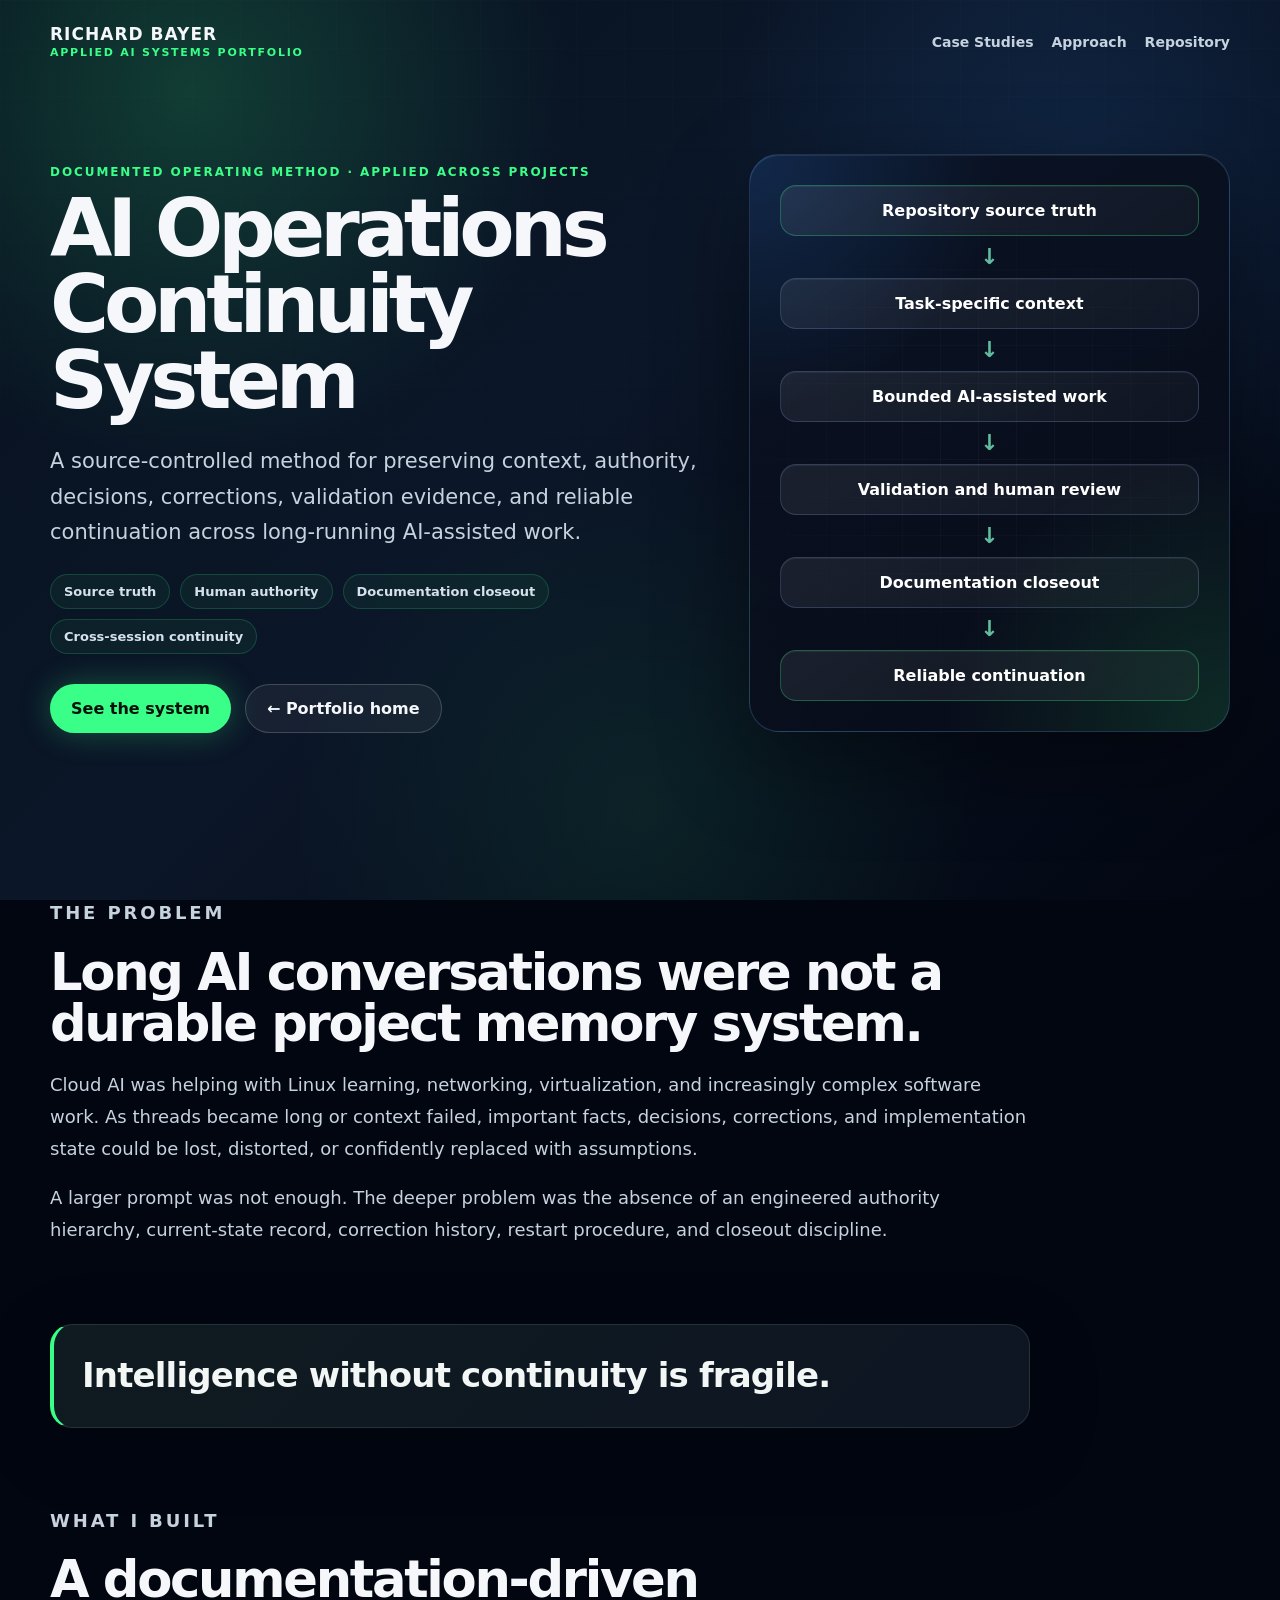
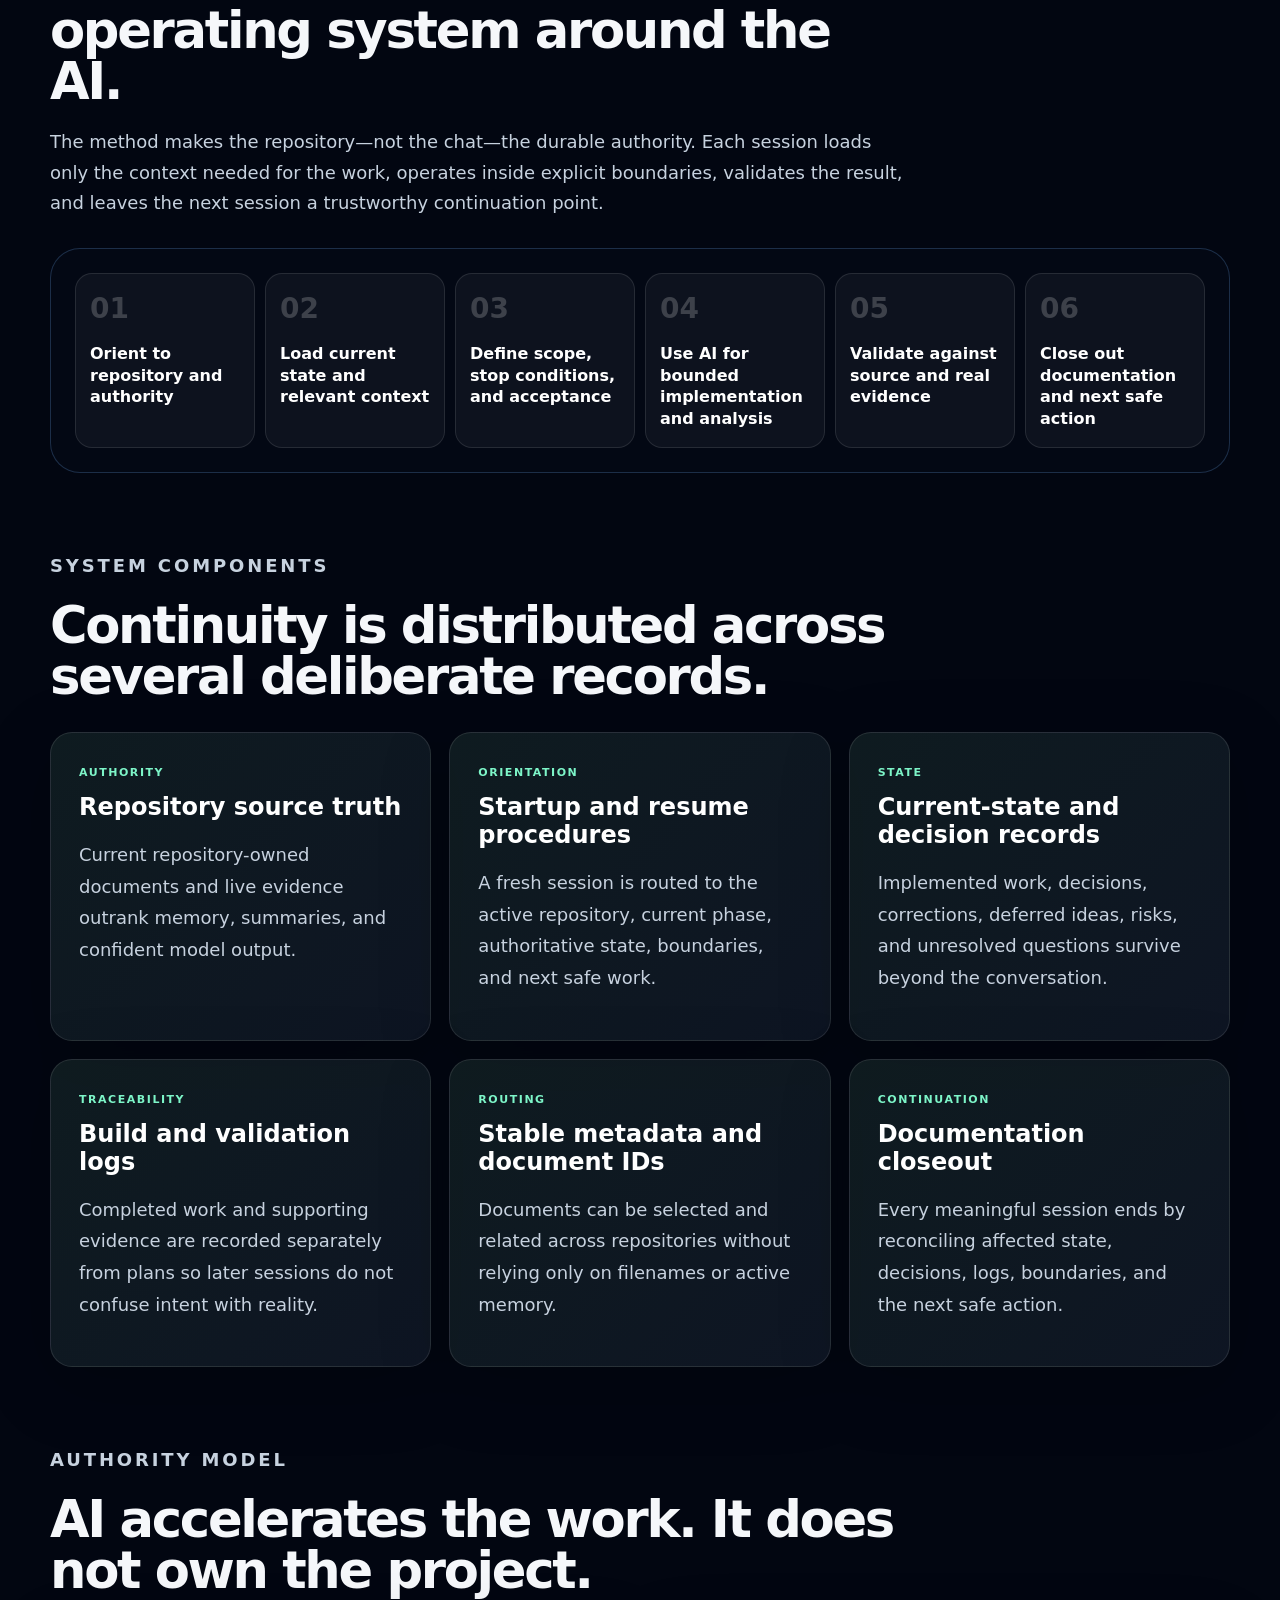
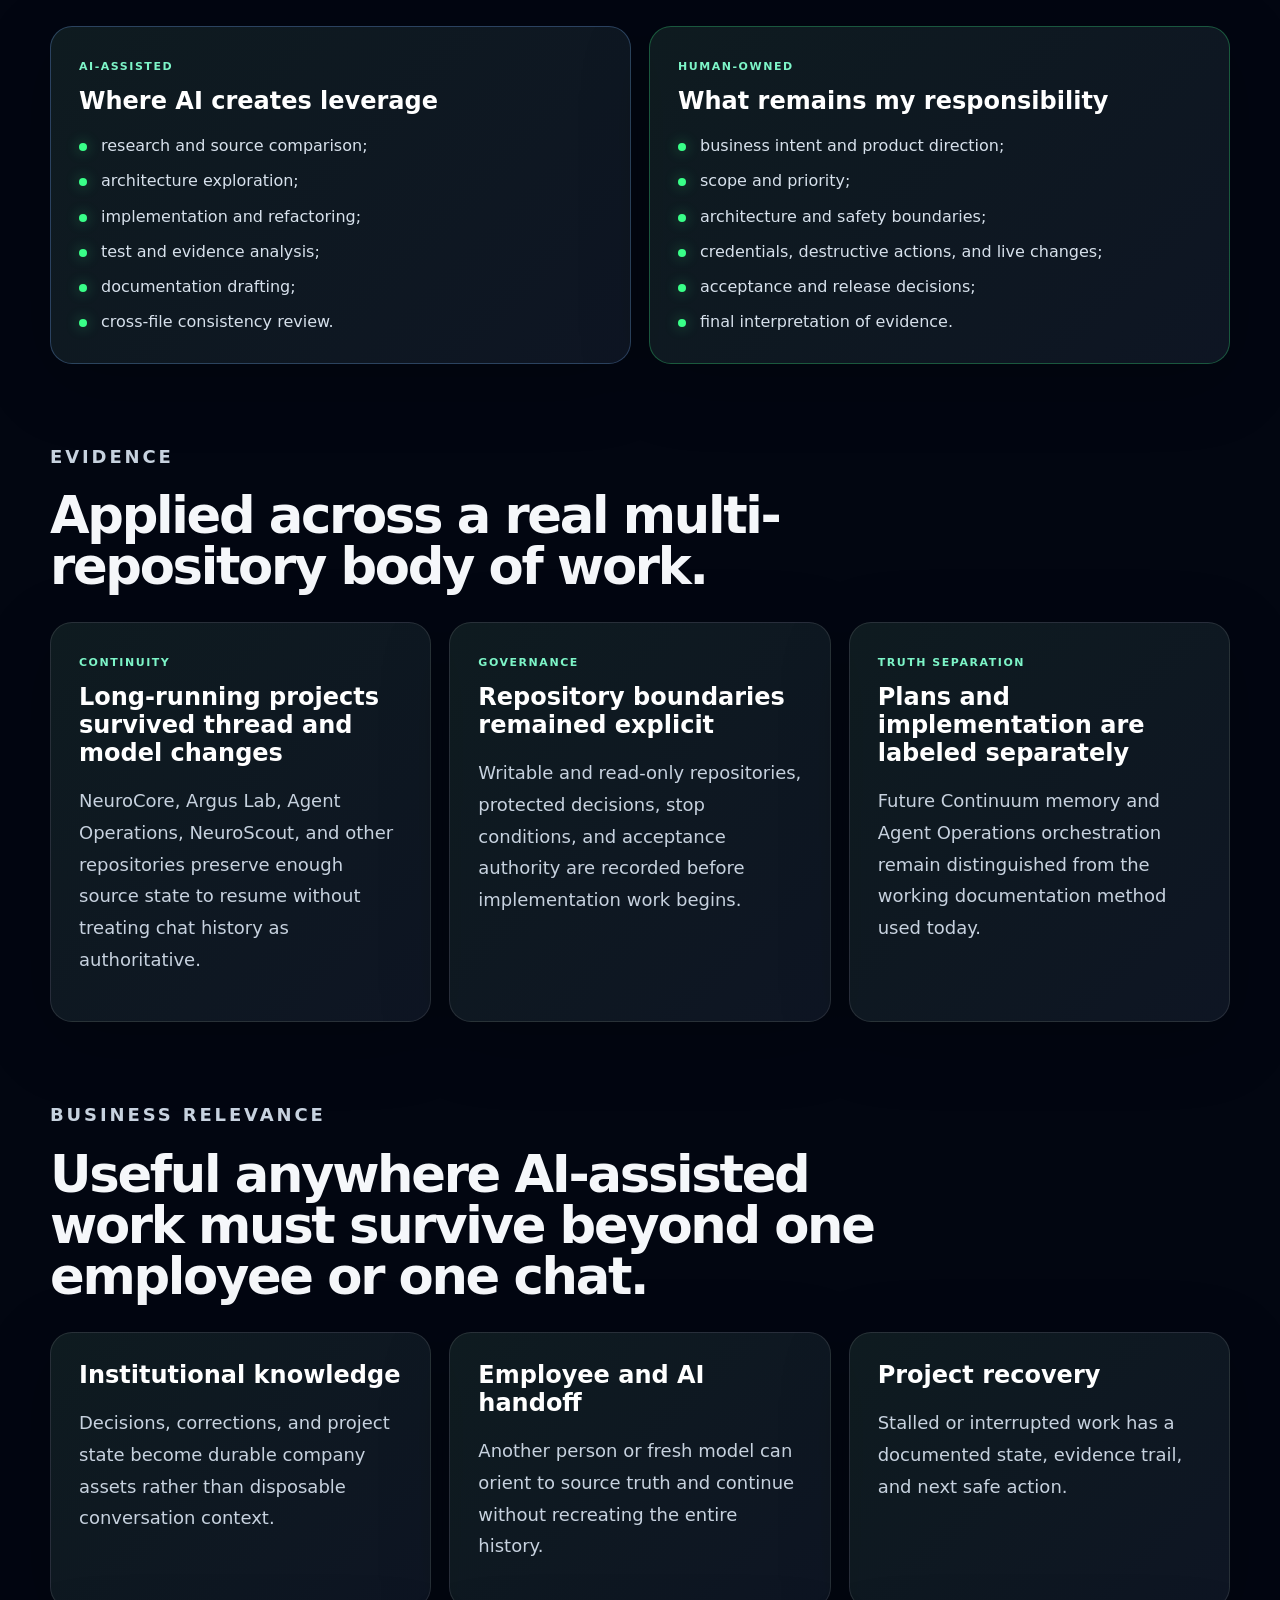
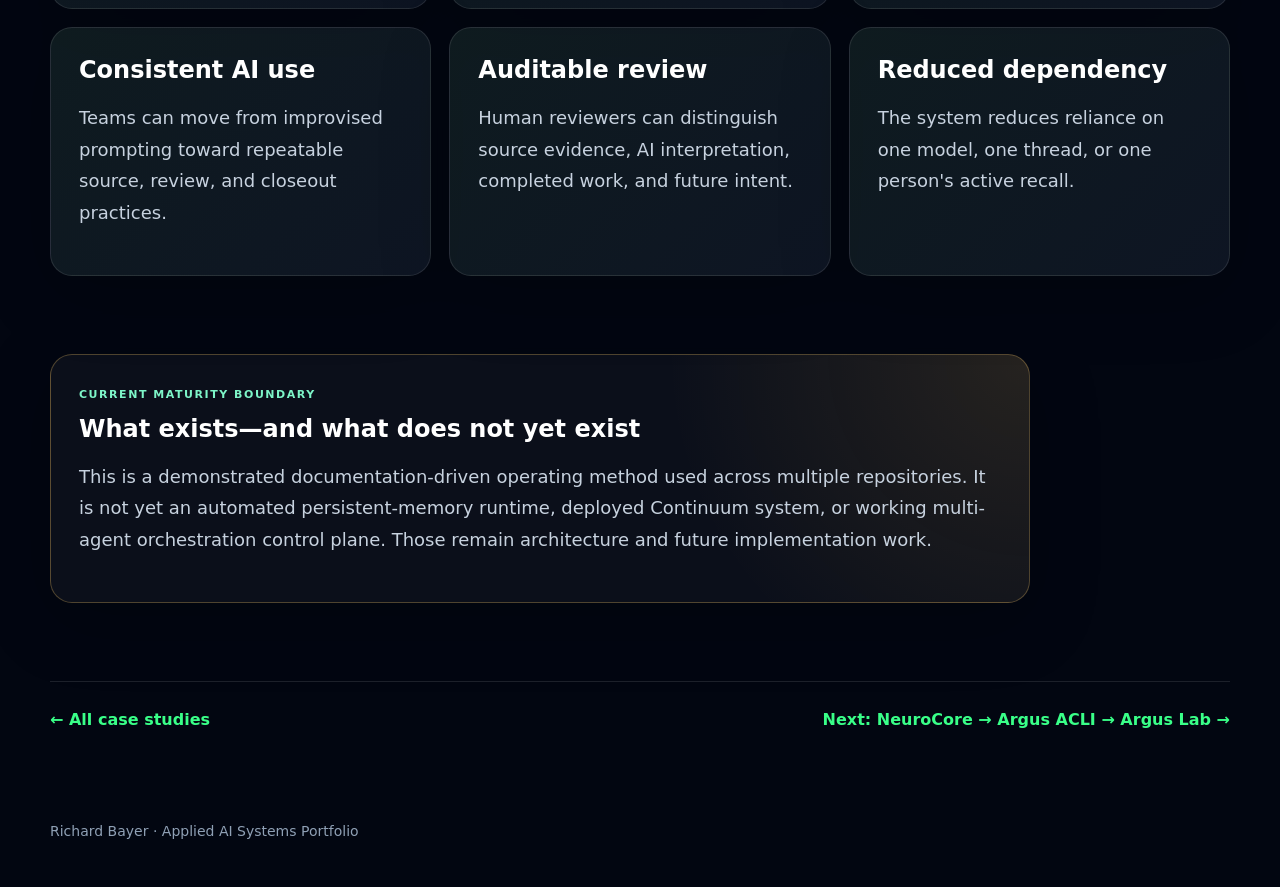
<file: case-studies/ai-operations/index.html>
<!DOCTYPE html>
<html lang="en">
<head>
  <meta charset="UTF-8" />
  <meta name="viewport" content="width=device-width, initial-scale=1.0" />
  <meta name="description" content="Case study: Richard Bayer's source-controlled AI Operations continuity system for long-running AI-assisted work." />
  <title>AI Operations Continuity | Richard Bayer</title>
  <link rel="stylesheet" href="../../styles.css" />
</head>
<body class="case-page">
  <div class="site-bg"></div>

  <header class="site-header">
    <a class="identity" href="../../index.html" aria-label="Richard Bayer portfolio home">
      <strong>RICHARD BAYER</strong>
      <span>Applied AI Systems Portfolio</span>
    </a>
    <nav class="site-nav" aria-label="Case study navigation">
      <a href="../../index.html#case-studies">Case Studies</a>
      <a href="../../index.html#approach">Approach</a>
      <a href="../../README.md">Repository</a>
    </nav>
  </header>

  <main>
    <section class="hero case-hero">
      <div>
        <p class="eyebrow">Documented operating method · Applied across projects</p>
        <h1>AI Operations Continuity System</h1>
        <p class="subtitle">
          A source-controlled method for preserving context, authority, decisions, corrections,
          validation evidence, and reliable continuation across long-running AI-assisted work.
        </p>
        <div class="case-summary-strip">
          <span>Source truth</span>
          <span>Human authority</span>
          <span>Documentation closeout</span>
          <span>Cross-session continuity</span>
        </div>
        <div class="hero-actions">
          <a class="button primary" href="#system">See the system</a>
          <a class="button secondary" href="../../index.html">← Portfolio home</a>
        </div>
      </div>

      <aside class="architecture-stage" aria-label="AI Operations continuity flow">
        <div class="flow-stack">
          <div class="flow-node source">Repository source truth</div>
          <div class="flow-arrow">↓</div>
          <div class="flow-node">Task-specific context</div>
          <div class="flow-arrow">↓</div>
          <div class="flow-node">Bounded AI-assisted work</div>
          <div class="flow-arrow">↓</div>
          <div class="flow-node">Validation and human review</div>
          <div class="flow-arrow">↓</div>
          <div class="flow-node">Documentation closeout</div>
          <div class="flow-arrow">↓</div>
          <div class="flow-node human">Reliable continuation</div>
        </div>
      </aside>
    </section>

    <section class="case-section">
      <p class="eyebrow">The problem</p>
      <h2>Long AI conversations were not a durable project memory system.</h2>
      <p>
        Cloud AI was helping with Linux learning, networking, virtualization, and increasingly complex software work.
        As threads became long or context failed, important facts, decisions, corrections, and implementation state could
        be lost, distorted, or confidently replaced with assumptions.
      </p>
      <p>
        A larger prompt was not enough. The deeper problem was the absence of an engineered authority hierarchy,
        current-state record, correction history, restart procedure, and closeout discipline.
      </p>
    </section>

    <section class="case-section">
      <div class="quote-panel">
        <p>Intelligence without continuity is fragile.</p>
      </div>
    </section>

    <section id="system" class="case-section wide">
      <div class="section-heading">
        <p class="eyebrow">What I built</p>
        <h2>A documentation-driven operating system around the AI.</h2>
        <p>
          The method makes the repository—not the chat—the durable authority. Each session loads only the context needed
          for the work, operates inside explicit boundaries, validates the result, and leaves the next session a trustworthy continuation point.
        </p>
      </div>

      <div class="workflow-rail" aria-label="AI Operations workflow stages">
        <article class="workflow-step"><span>01</span><strong>Orient to repository and authority</strong></article>
        <article class="workflow-step"><span>02</span><strong>Load current state and relevant context</strong></article>
        <article class="workflow-step"><span>03</span><strong>Define scope, stop conditions, and acceptance</strong></article>
        <article class="workflow-step"><span>04</span><strong>Use AI for bounded implementation and analysis</strong></article>
        <article class="workflow-step"><span>05</span><strong>Validate against source and real evidence</strong></article>
        <article class="workflow-step"><span>06</span><strong>Close out documentation and next safe action</strong></article>
      </div>
    </section>

    <section class="case-section wide">
      <div class="section-heading">
        <p class="eyebrow">System components</p>
        <h2>Continuity is distributed across several deliberate records.</h2>
      </div>

      <div class="case-section-grid">
        <article class="evidence-card">
          <span class="card-kicker">Authority</span>
          <h3>Repository source truth</h3>
          <p>Current repository-owned documents and live evidence outrank memory, summaries, and confident model output.</p>
        </article>
        <article class="evidence-card">
          <span class="card-kicker">Orientation</span>
          <h3>Startup and resume procedures</h3>
          <p>A fresh session is routed to the active repository, current phase, authoritative state, boundaries, and next safe work.</p>
        </article>
        <article class="evidence-card">
          <span class="card-kicker">State</span>
          <h3>Current-state and decision records</h3>
          <p>Implemented work, decisions, corrections, deferred ideas, risks, and unresolved questions survive beyond the conversation.</p>
        </article>
        <article class="evidence-card">
          <span class="card-kicker">Traceability</span>
          <h3>Build and validation logs</h3>
          <p>Completed work and supporting evidence are recorded separately from plans so later sessions do not confuse intent with reality.</p>
        </article>
        <article class="evidence-card">
          <span class="card-kicker">Routing</span>
          <h3>Stable metadata and document IDs</h3>
          <p>Documents can be selected and related across repositories without relying only on filenames or active memory.</p>
        </article>
        <article class="evidence-card">
          <span class="card-kicker">Continuation</span>
          <h3>Documentation closeout</h3>
          <p>Every meaningful session ends by reconciling affected state, decisions, logs, boundaries, and the next safe action.</p>
        </article>
      </div>
    </section>

    <section class="case-section wide">
      <div class="section-heading">
        <p class="eyebrow">Authority model</p>
        <h2>AI accelerates the work. It does not own the project.</h2>
      </div>

      <div class="authority-grid">
        <article class="authority-card ai-assisted">
          <span class="card-kicker">AI-assisted</span>
          <h3>Where AI creates leverage</h3>
          <ul class="clean-list">
            <li>research and source comparison;</li>
            <li>architecture exploration;</li>
            <li>implementation and refactoring;</li>
            <li>test and evidence analysis;</li>
            <li>documentation drafting;</li>
            <li>cross-file consistency review.</li>
          </ul>
        </article>

        <article class="authority-card human-owned">
          <span class="card-kicker">Human-owned</span>
          <h3>What remains my responsibility</h3>
          <ul class="clean-list">
            <li>business intent and product direction;</li>
            <li>scope and priority;</li>
            <li>architecture and safety boundaries;</li>
            <li>credentials, destructive actions, and live changes;</li>
            <li>acceptance and release decisions;</li>
            <li>final interpretation of evidence.</li>
          </ul>
        </article>
      </div>
    </section>

    <section class="case-section wide">
      <div class="section-heading">
        <p class="eyebrow">Evidence</p>
        <h2>Applied across a real multi-repository body of work.</h2>
      </div>

      <div class="evidence-grid">
        <article class="evidence-card">
          <span class="card-kicker">Continuity</span>
          <h3>Long-running projects survived thread and model changes</h3>
          <p>NeuroCore, Argus Lab, Agent Operations, NeuroScout, and other repositories preserve enough source state to resume without treating chat history as authoritative.</p>
        </article>
        <article class="evidence-card">
          <span class="card-kicker">Governance</span>
          <h3>Repository boundaries remained explicit</h3>
          <p>Writable and read-only repositories, protected decisions, stop conditions, and acceptance authority are recorded before implementation work begins.</p>
        </article>
        <article class="evidence-card">
          <span class="card-kicker">Truth separation</span>
          <h3>Plans and implementation are labeled separately</h3>
          <p>Future Continuum memory and Agent Operations orchestration remain distinguished from the working documentation method used today.</p>
        </article>
      </div>
    </section>

    <section class="case-section wide">
      <div class="section-heading">
        <p class="eyebrow">Business relevance</p>
        <h2>Useful anywhere AI-assisted work must survive beyond one employee or one chat.</h2>
      </div>

      <div class="maturity-grid">
        <article class="maturity-card"><h3>Institutional knowledge</h3><p>Decisions, corrections, and project state become durable company assets rather than disposable conversation context.</p></article>
        <article class="maturity-card"><h3>Employee and AI handoff</h3><p>Another person or fresh model can orient to source truth and continue without recreating the entire history.</p></article>
        <article class="maturity-card"><h3>Project recovery</h3><p>Stalled or interrupted work has a documented state, evidence trail, and next safe action.</p></article>
        <article class="maturity-card"><h3>Consistent AI use</h3><p>Teams can move from improvised prompting toward repeatable source, review, and closeout practices.</p></article>
        <article class="maturity-card"><h3>Auditable review</h3><p>Human reviewers can distinguish source evidence, AI interpretation, completed work, and future intent.</p></article>
        <article class="maturity-card"><h3>Reduced dependency</h3><p>The system reduces reliance on one model, one thread, or one person's active recall.</p></article>
      </div>
    </section>

    <section class="case-section">
      <div class="boundary-card">
        <span class="card-kicker">Current maturity boundary</span>
        <h3>What exists—and what does not yet exist</h3>
        <p>
          This is a demonstrated documentation-driven operating method used across multiple repositories. It is not yet an automated persistent-memory runtime,
          deployed Continuum system, or working multi-agent orchestration control plane. Those remain architecture and future implementation work.
        </p>
      </div>
    </section>

    <nav class="case-next" aria-label="Case study navigation">
      <a href="../../index.html#case-studies">← All case studies</a>
      <a href="../neurocore-argus-lab/">Next: NeuroCore → Argus ACLI → Argus Lab →</a>
    </nav>
  </main>

  <footer class="site-footer">
    <p>Richard Bayer · Applied AI Systems Portfolio</p>
  </footer>
</body>
</html>
</file>
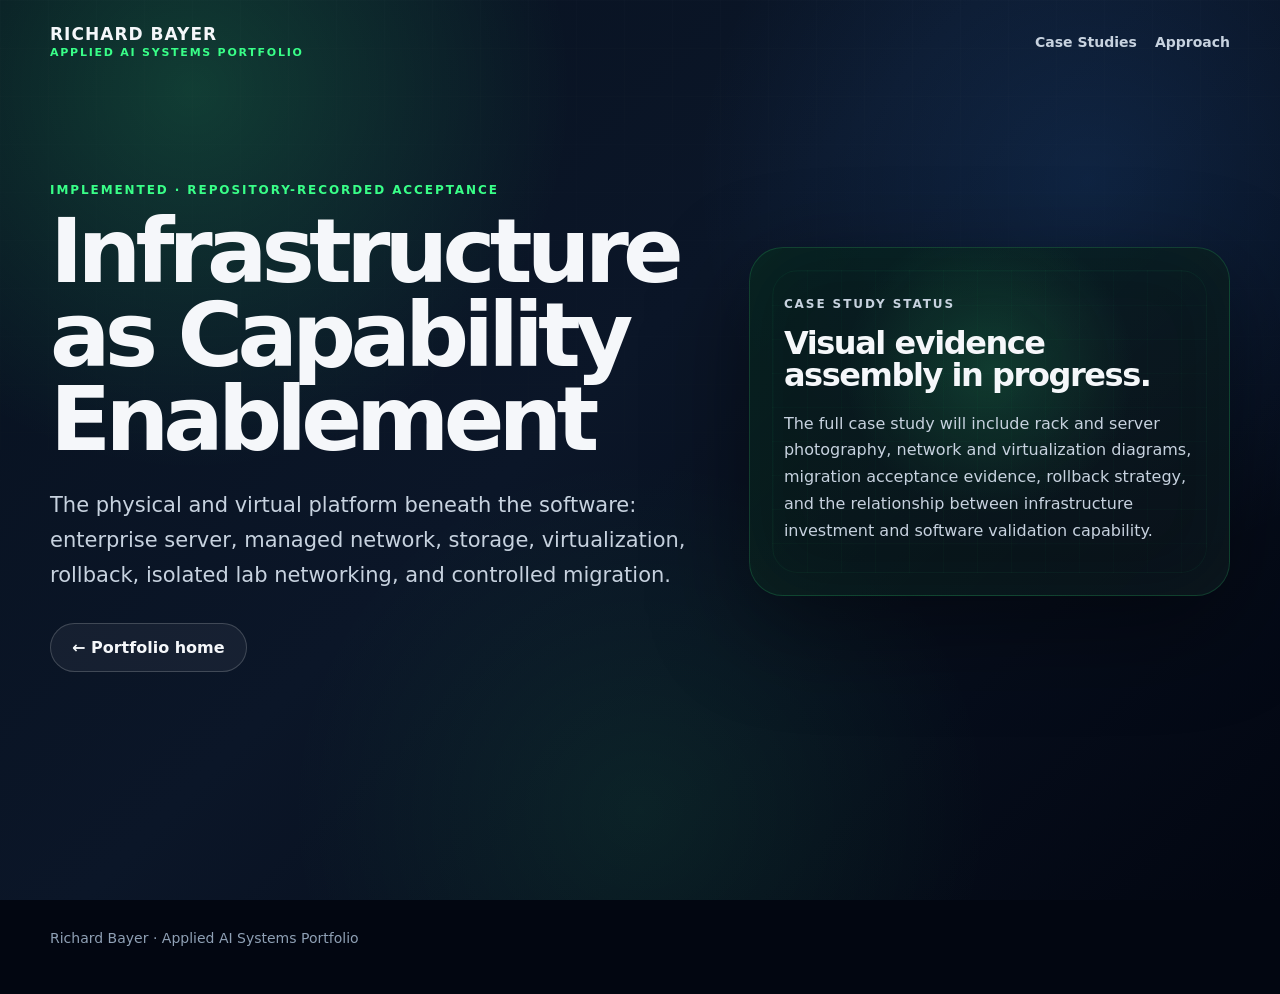
<file: case-studies/infrastructure-platform/index.html>
<!DOCTYPE html><html lang="en"><head><meta charset="UTF-8"><meta name="viewport" content="width=device-width, initial-scale=1.0"><title>Infrastructure as Capability Enablement | Richard Bayer</title><link rel="stylesheet" href="../../styles.css"></head><body><div class="site-bg"></div><header class="site-header"><a class="identity" href="../../index.html"><strong>RICHARD BAYER</strong><span>Applied AI Systems Portfolio</span></a><nav class="site-nav"><a href="../../index.html#case-studies">Case Studies</a><a href="../../index.html#approach">Approach</a></nav></header><main><section class="hero"><div><p class="eyebrow">Implemented · Repository-recorded acceptance</p><h1>Infrastructure as Capability Enablement</h1><p class="subtitle">The physical and virtual platform beneath the software: enterprise server, managed network, storage, virtualization, rollback, isolated lab networking, and controlled migration.</p><div class="hero-actions"><a class="button secondary" href="../../index.html">← Portfolio home</a></div></div><aside class="hero-panel"><div class="hero-panel-content"><p class="eyebrow">Case study status</p><h2>Visual evidence assembly in progress.</h2><p>The full case study will include rack and server photography, network and virtualization diagrams, migration acceptance evidence, rollback strategy, and the relationship between infrastructure investment and software validation capability.</p></div></aside></section></main><footer class="site-footer"><p>Richard Bayer · Applied AI Systems Portfolio</p></footer></body></html>
</file>
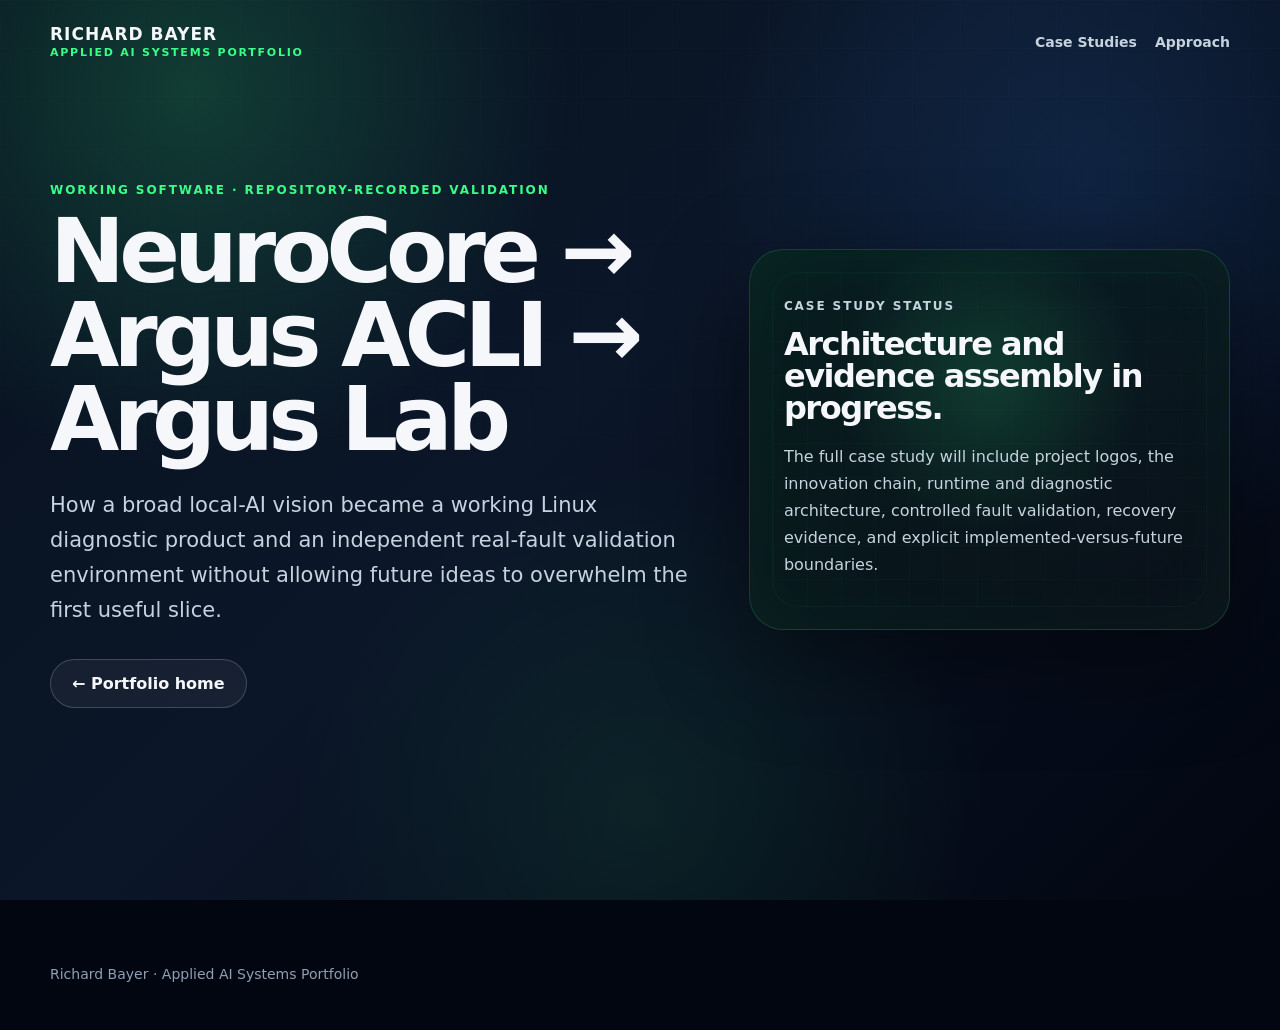
<file: case-studies/neurocore-argus-lab/index.html>
<!DOCTYPE html><html lang="en"><head><meta charset="UTF-8"><meta name="viewport" content="width=device-width, initial-scale=1.0"><title>NeuroCore, Argus ACLI, and Argus Lab | Richard Bayer</title><link rel="stylesheet" href="../../styles.css"></head><body><div class="site-bg"></div><header class="site-header"><a class="identity" href="../../index.html"><strong>RICHARD BAYER</strong><span>Applied AI Systems Portfolio</span></a><nav class="site-nav"><a href="../../index.html#case-studies">Case Studies</a><a href="../../index.html#approach">Approach</a></nav></header><main><section class="hero"><div><p class="eyebrow">Working software · Repository-recorded validation</p><h1>NeuroCore → Argus ACLI → Argus Lab</h1><p class="subtitle">How a broad local-AI vision became a working Linux diagnostic product and an independent real-fault validation environment without allowing future ideas to overwhelm the first useful slice.</p><div class="hero-actions"><a class="button secondary" href="../../index.html">← Portfolio home</a></div></div><aside class="hero-panel"><div class="hero-panel-content"><p class="eyebrow">Case study status</p><h2>Architecture and evidence assembly in progress.</h2><p>The full case study will include project logos, the innovation chain, runtime and diagnostic architecture, controlled fault validation, recovery evidence, and explicit implemented-versus-future boundaries.</p></div></aside></section></main><footer class="site-footer"><p>Richard Bayer · Applied AI Systems Portfolio</p></footer></body></html>
</file>
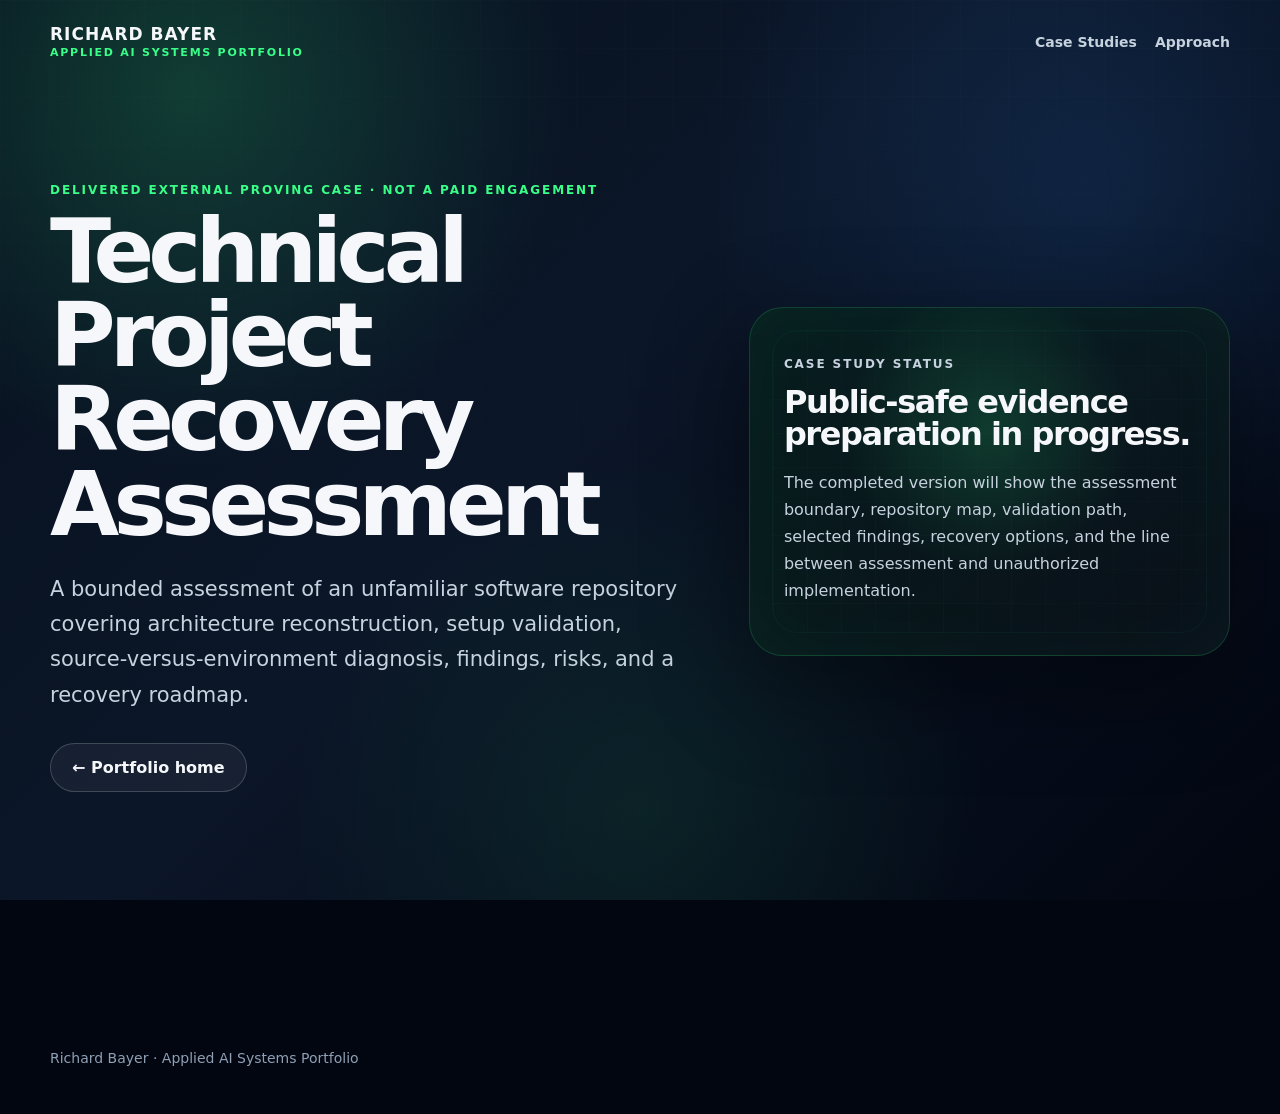
<file: case-studies/project-recovery/index.html>
<!DOCTYPE html><html lang="en"><head><meta charset="UTF-8"><meta name="viewport" content="width=device-width, initial-scale=1.0"><title>Technical Project Recovery | Richard Bayer</title><link rel="stylesheet" href="../../styles.css"></head><body><div class="site-bg"></div><header class="site-header"><a class="identity" href="../../index.html"><strong>RICHARD BAYER</strong><span>Applied AI Systems Portfolio</span></a><nav class="site-nav"><a href="../../index.html#case-studies">Case Studies</a><a href="../../index.html#approach">Approach</a></nav></header><main><section class="hero"><div><p class="eyebrow">Delivered external proving case · Not a paid engagement</p><h1>Technical Project Recovery Assessment</h1><p class="subtitle">A bounded assessment of an unfamiliar software repository covering architecture reconstruction, setup validation, source-versus-environment diagnosis, findings, risks, and a recovery roadmap.</p><div class="hero-actions"><a class="button secondary" href="../../index.html">← Portfolio home</a></div></div><aside class="hero-panel"><div class="hero-panel-content"><p class="eyebrow">Case study status</p><h2>Public-safe evidence preparation in progress.</h2><p>The completed version will show the assessment boundary, repository map, validation path, selected findings, recovery options, and the line between assessment and unauthorized implementation.</p></div></aside></section></main><footer class="site-footer"><p>Richard Bayer · Applied AI Systems Portfolio</p></footer></body></html>
</file>
<file: styles.css>
@import url("components.css");

* { box-sizing: border-box; }

:root {
  --bg-0: #020611;
  --bg-1: #07111f;
  --bg-2: #0b1628;
  --surface: rgba(255, 255, 255, 0.045);
  --surface-strong: rgba(2, 8, 18, 0.82);
  --surface-blue: rgba(54, 144, 255, 0.08);
  --green: #39ff88;
  --green-soft: #7df5c8;
  --blue: #3690ff;
  --text: #f5f7fa;
  --muted: #c7d2df;
  --subtle: #8fa0b5;
  --border: rgba(255, 255, 255, 0.105);
  --border-green: rgba(57, 255, 136, 0.18);
  --border-blue: rgba(120, 180, 255, 0.22);
  --radius-sm: 16px;
  --radius-md: 22px;
  --radius-lg: 30px;
  --shadow: 0 24px 90px rgba(0, 0, 0, 0.34);
  --max-width: 1180px;
}

html { scroll-behavior: smooth; }

body {
  margin: 0;
  font-family: Inter, ui-sans-serif, system-ui, -apple-system, BlinkMacSystemFont, "Segoe UI", sans-serif;
  background: var(--bg-0);
  color: var(--text);
  overflow-x: hidden;
}

.site-bg {
  position: fixed;
  inset: 0;
  z-index: -1;
  background:
    radial-gradient(circle at 15% 10%, rgba(57, 255, 136, 0.18), transparent 28%),
    radial-gradient(circle at 85% 20%, rgba(54, 144, 255, 0.14), transparent 30%),
    radial-gradient(circle at 50% 90%, rgba(57, 255, 136, 0.08), transparent 34%),
    linear-gradient(135deg, var(--bg-1) 0%, var(--bg-2) 45%, var(--bg-0) 100%);
}

.site-bg::after {
  content: "";
  position: absolute;
  inset: 0;
  background-image:
    linear-gradient(rgba(255,255,255,.035) 1px, transparent 1px),
    linear-gradient(90deg, rgba(255,255,255,.035) 1px, transparent 1px);
  background-size: 48px 48px;
  opacity: .28;
  mask-image: linear-gradient(to bottom, black, transparent 82%);
}

a { color: inherit; }

.site-header,
main,
.site-footer {
  width: calc(100% - 48px);
  max-width: var(--max-width);
  margin-inline: auto;
}

.site-header {
  display: flex;
  align-items: center;
  justify-content: space-between;
  gap: 24px;
  padding-top: 24px;
}

.identity {
  text-decoration: none;
  display: inline-flex;
  flex-direction: column;
  gap: 2px;
}

.identity strong {
  font-size: 17px;
  letter-spacing: .06em;
}

.identity span {
  color: var(--green);
  font-size: 11px;
  font-weight: 800;
  letter-spacing: .16em;
  text-transform: uppercase;
}

.site-nav {
  display: flex;
  flex-wrap: wrap;
  gap: 18px;
}

.site-nav a {
  color: var(--muted);
  font-size: 14px;
  font-weight: 750;
  text-decoration: none;
}

.site-nav a:hover { color: var(--green); }

main { padding: 70px 0 80px; }

.hero {
  display: grid;
  grid-template-columns: minmax(0, 1.15fr) minmax(300px, .85fr);
  gap: 48px;
  align-items: center;
  padding: 42px 0 82px;
}

.eyebrow,
.card-label,
.status-label {
  color: var(--green);
  font-size: 12px;
  font-weight: 900;
  letter-spacing: .16em;
  text-transform: uppercase;
}

h1 {
  max-width: 800px;
  margin: 0 0 26px;
  font-size: clamp(52px, 7vw, 92px);
  line-height: .94;
  letter-spacing: -.065em;
}

h2 {
  margin: 0 0 20px;
  font-size: clamp(34px, 4vw, 54px);
  line-height: 1;
  letter-spacing: -.045em;
}

h3 { margin: 0 0 12px; font-size: 24px; }

.subtitle,
.section-heading p,
.hero-panel p,
.value-card p,
.case-card p,
.approach-card p,
.background-card p {
  color: var(--muted);
  line-height: 1.68;
}

.subtitle { max-width: 760px; font-size: 21px; }

.hero-actions {
  display: flex;
  flex-wrap: wrap;
  gap: 14px;
  margin-top: 30px;
}

.button {
  display: inline-flex;
  align-items: center;
  justify-content: center;
  padding: 14px 21px;
  border-radius: 999px;
  font-weight: 850;
  text-decoration: none;
  transition: transform .18s ease, box-shadow .18s ease;
}

.button:hover { transform: translateY(-2px); }
.button.primary { background: var(--green); color: #031109; box-shadow: 0 0 32px rgba(57,255,136,.28); }
.button.secondary { border: 1px solid rgba(255,255,255,.18); background: rgba(255,255,255,.05); }

.hero-panel,
.feature-panel {
  position: relative;
  overflow: hidden;
  padding: 34px;
  border: 1px solid var(--border-green);
  border-radius: 34px;
  background:
    radial-gradient(circle at 50% 35%, rgba(57,255,136,.15), transparent 44%),
    linear-gradient(135deg, rgba(57,255,136,.075), rgba(255,255,255,.032)),
    rgba(2,8,18,.76);
  box-shadow: 0 30px 100px rgba(0,0,0,.42), inset 0 0 80px rgba(57,255,136,.04);
}

.hero-panel::before,
.feature-panel::before {
  content: "";
  position: absolute;
  inset: 22px;
  border: 1px solid rgba(57,255,136,.1);
  border-radius: 26px;
  background-image:
    linear-gradient(rgba(57,255,136,.05) 1px, transparent 1px),
    linear-gradient(90deg, rgba(57,255,136,.05) 1px, transparent 1px);
  background-size: 34px 34px;
  opacity: .45;
}

.hero-panel-content { position: relative; z-index: 1; }
.hero-panel h2 { font-size: 32px; }
.hero-panel .loop { display: grid; gap: 11px; margin-top: 24px; }
.hero-panel .loop span { padding: 12px 15px; border: 1px solid var(--border); border-radius: 14px; background: rgba(255,255,255,.045); font-weight: 800; }

section { margin-bottom: 82px; }
.section-heading { max-width: 860px; margin-bottom: 30px; }
.section-heading p { font-size: 18px; }

.value-grid,
.case-grid,
.approach-grid {
  display: grid;
  gap: 18px;
}

.value-grid { grid-template-columns: repeat(4, 1fr); }
.case-grid { grid-template-columns: repeat(2, minmax(0,1fr)); }
.approach-grid { grid-template-columns: repeat(3, 1fr); }

.value-card,
.case-card,
.approach-card,
.background-card {
  padding: 28px;
  border: 1px solid var(--border);
  border-radius: var(--radius-md);
  background:
    linear-gradient(135deg, rgba(57,255,136,.055), rgba(255,255,255,.035)),
    var(--surface);
  box-shadow: 0 18px 70px rgba(0,0,0,.24);
}

.value-card strong { display: block; margin-bottom: 10px; font-size: 20px; }

.case-card {
  display: flex;
  flex-direction: column;
  min-height: 330px;
}

.case-card.featured {
  border-color: var(--border-green);
  background:
    radial-gradient(circle at 0% 0%, rgba(57,255,136,.10), transparent 38%),
    linear-gradient(135deg, rgba(57,255,136,.07), rgba(54,144,255,.04)),
    var(--surface);
}

.case-logo-slot {
  min-height: 92px;
  display: flex;
  align-items: center;
  margin-bottom: 22px;
  padding: 18px;
  border: 1px solid rgba(255,255,255,.08);
  border-radius: 18px;
  background: radial-gradient(circle at 18% 20%, rgba(57,255,136,.11), transparent 38%), rgba(0,0,0,.18);
  color: var(--subtle);
  font-weight: 800;
}

.case-card a {
  margin-top: auto;
  color: var(--green);
  font-weight: 850;
  text-decoration: none;
}

.case-card a:hover { text-decoration: underline; }

.approach-card .number {
  color: rgba(255,255,255,.18);
  font-size: 34px;
  font-weight: 900;
}

.status-strip {
  display: flex;
  flex-wrap: wrap;
  gap: 10px;
  margin-top: 18px;
}

.status-strip span {
  padding: 8px 12px;
  border: 1px solid var(--border-green);
  border-radius: 999px;
  background: rgba(57,255,136,.055);
  color: #d7e1ec;
  font-size: 13px;
  font-weight: 800;
}

.background-card {
  display: grid;
  grid-template-columns: .75fr 1.25fr;
  gap: 34px;
  align-items: start;
  padding: 40px;
}

.site-footer {
  padding-bottom: 34px;
  color: var(--subtle);
  font-size: 14px;
}

.site-footer a { color: var(--muted); }

@media (max-width: 980px) {
  .hero { grid-template-columns: 1fr; }
  .value-grid { grid-template-columns: repeat(2, 1fr); }
  .approach-grid { grid-template-columns: 1fr; }
}

@media (max-width: 760px) {
  .site-header { align-items: flex-start; flex-direction: column; }
  .case-grid,
  .background-card { grid-template-columns: 1fr; }
}

@media (max-width: 620px) {
  .site-header,
  main,
  .site-footer { width: calc(100% - 36px); }
  h1 { font-size: 48px; }
  .subtitle { font-size: 18px; }
  .value-grid { grid-template-columns: 1fr; }
  .hero-panel { padding: 26px; }
}
</file>
